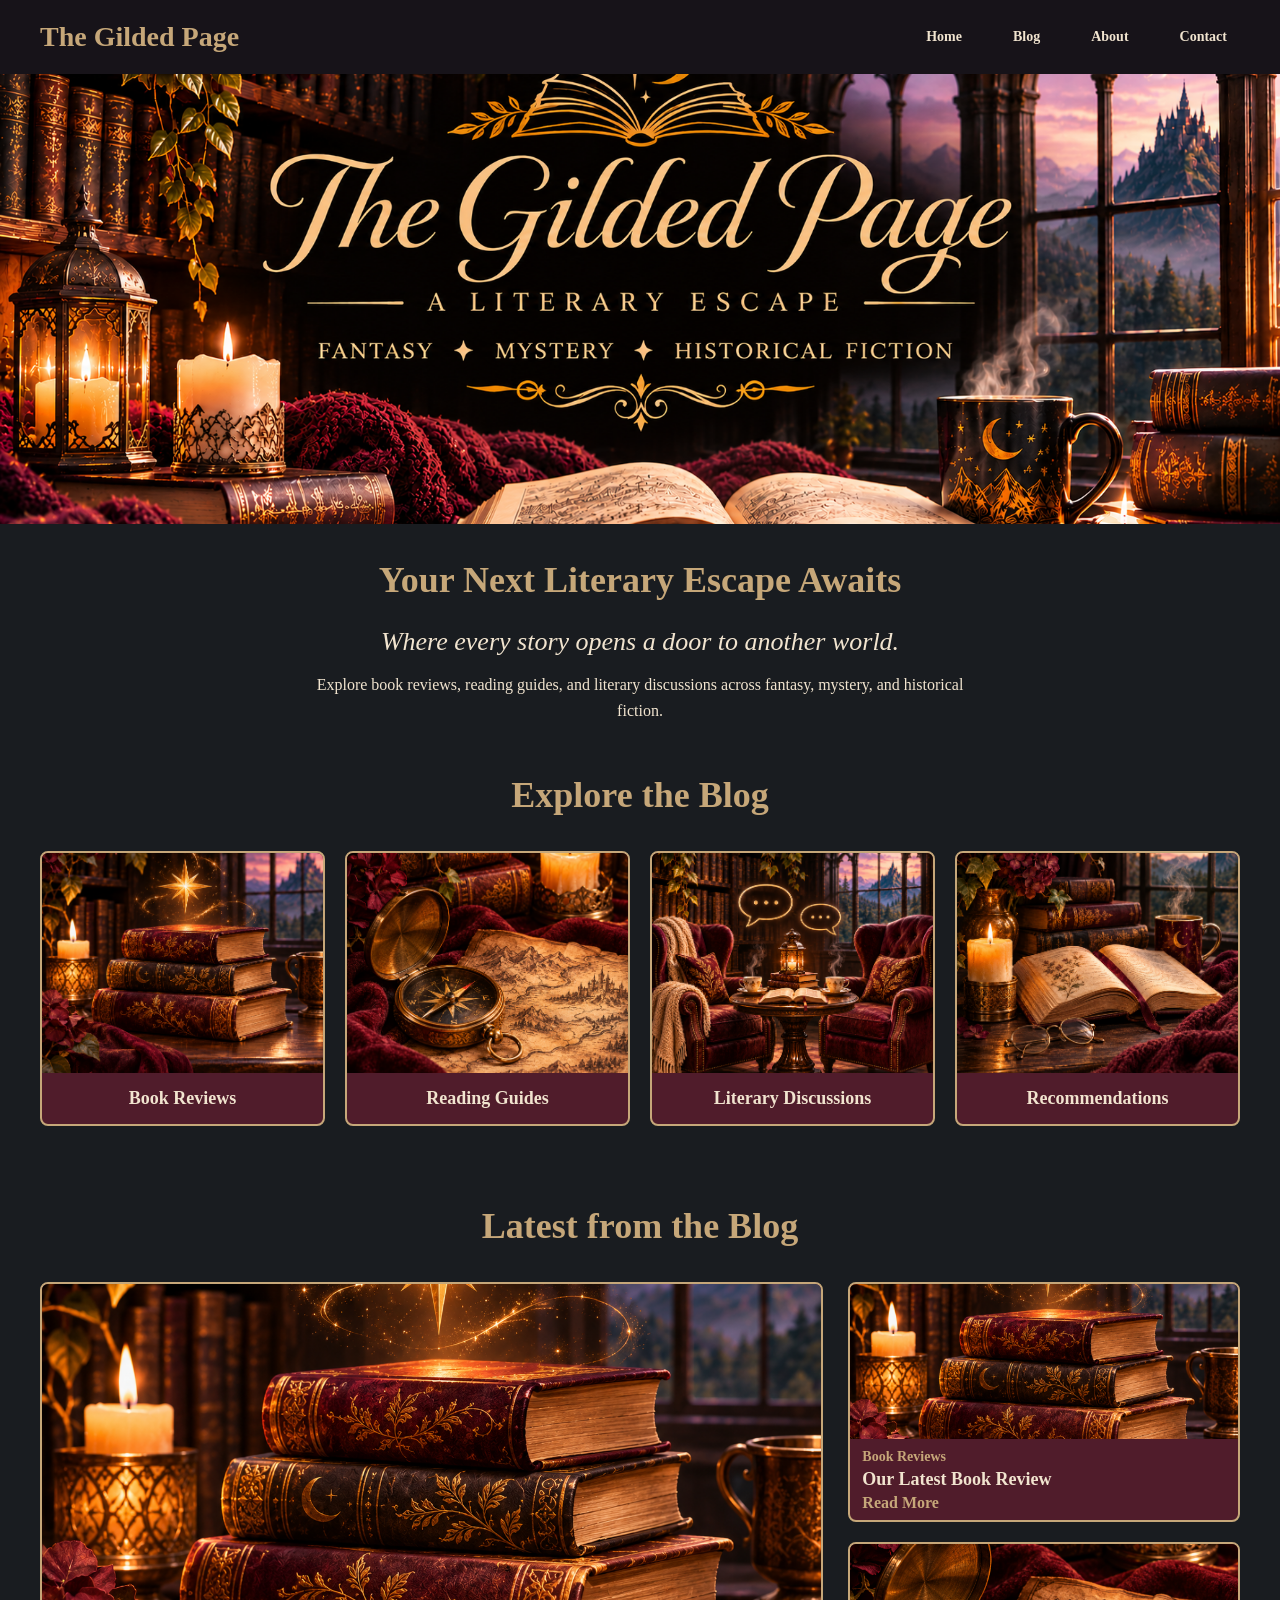
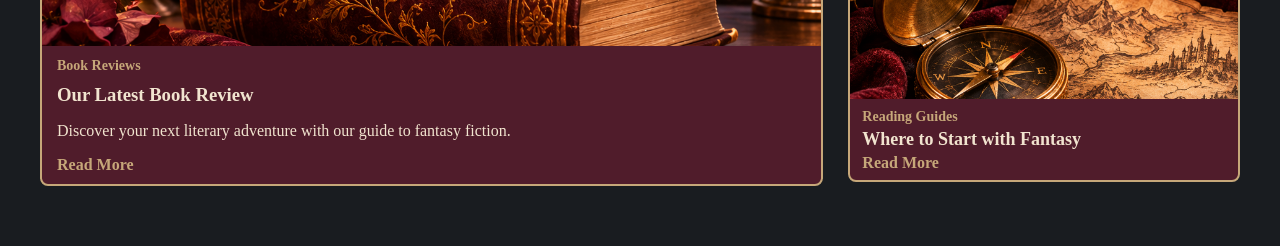
<file: index.html>
<!DOCTYPE html>
<html lang="en">
<head>
    <meta charset="UTF-8">
    <meta name="viewport" content="width=device-width, initial-scale=1.0">
    <title>The Gilded Page</title>
    <link rel="stylesheet" href="styles.css">
</head>
<body>
    <div id="navbar-container"></div>
    <header>
    </header>
    <main>
<section class="hero">
<img src="images/hero.png" alt="A magical fantasy library">
</section>

    <section class="welcome">
    <h2>Your Next Literary Escape Awaits</h2>
    <p class="tagline">
        Where every story opens a door to another world.
    </p>
    <p>
        Explore book reviews, reading guides, and
        literary discussions across fantasy, mystery,
        and historical fiction.
    </p>
</section>

<section class="explore" id="blog">
    <h2>Explore the Blog</h2>

    <div class="category-grid">

        <a href="#reviews" class="category-card">
            <img src="images/book-reviews.png"
                 alt="An open book in a cozy library">
            <h3>Book Reviews</h3>
        </a>

        <a href="#guides" class="category-card">
            <img src="images/reading-guides.png"
                 alt="An antique compass on a fantasy map">
            <h3>Reading Guides</h3>
        </a>

        <a href="#discussions" class="category-card">
            <img src="images/discussions.png"
                 alt="Two chairs in a cozy library">
            <h3>Literary Discussions</h3>
        </a>

        <a href="#recommendations" class="category-card">
            <img src="images/recommendations.png"
                 alt="A stack of magical books">
            <h3>Recommendations</h3>
        </a>

    </div>
</section>

<!-- Latest Blog Posts -->
<section class="latest-posts">
    <h2>Latest from the Blog</h2>

    <div class="posts-layout">

        <!-- Featured Article -->
        <article class="featured-post" id="featured-post">
            <img src="images/book-reviews.png"
                 alt="Featured blog article">

            <div class="post-content">
                <span class="post-category">Featured Article</span>
                <h3>The Ultimate Fantasy Reading Guide</h3>
                <p>
                    Discover your next literary adventure
                    with our guide to fantasy fiction.
                </p>
                <a href="#featured">Read More</a>
            </div>
        </article>

        <!-- Rotating Articles -->
        <div class="recent-posts" id="recent-posts">

            <article class="recent-post" id="recent-post-1">
                <img src="images/reading-guides.png"
                     alt="Recent blog article">

                <div class="post-content">
                    <span class="post-category">Book Reviews</span>
                    <h3>Our Latest Book Review</h3>
                    <a href="#review">Read More</a>
                </div>
            </article>

            <article class="recent-post" id="recent-post-2">
                <img src="images/discussions.png"
                     alt="Recent blog article">

                <div class="post-content">
                    <span class="post-category">Reading Guides</span>
                    <h3>Where to Start with Fantasy</h3>
                    <a href="#guide">Read More</a>
                </div>
            </article>

        </div>
    </div>
</section>


</main>
 <script src="posts.js"></script>
 <script src="script.js"></script>
 <script src="navbar.js"></script>
</body>
</html>
</file>
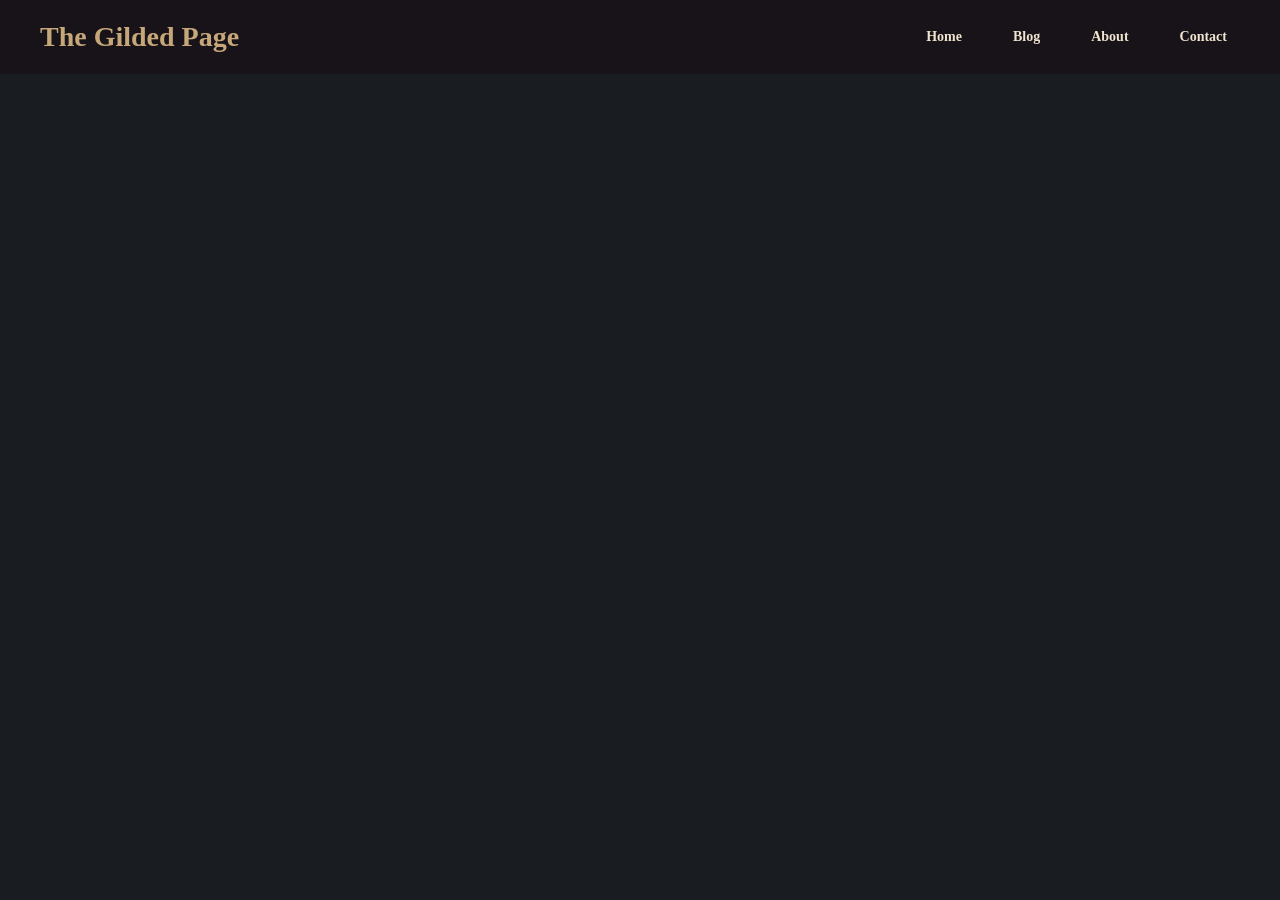
<file: about.html>
<!DOCTYPE html>
<html lang="en">
<head>
    <meta charset="UTF-8">
    <meta name="viewport" content="width=device-width, initial-scale=1.0">
    <title>About | The Gilded Page</title>
    <link rel="stylesheet" href="styles.css">
</head>
<body>
    <div id="navbar-container"></div>
    <script src="navbar.js"></script>
</body>
</html>
</file>
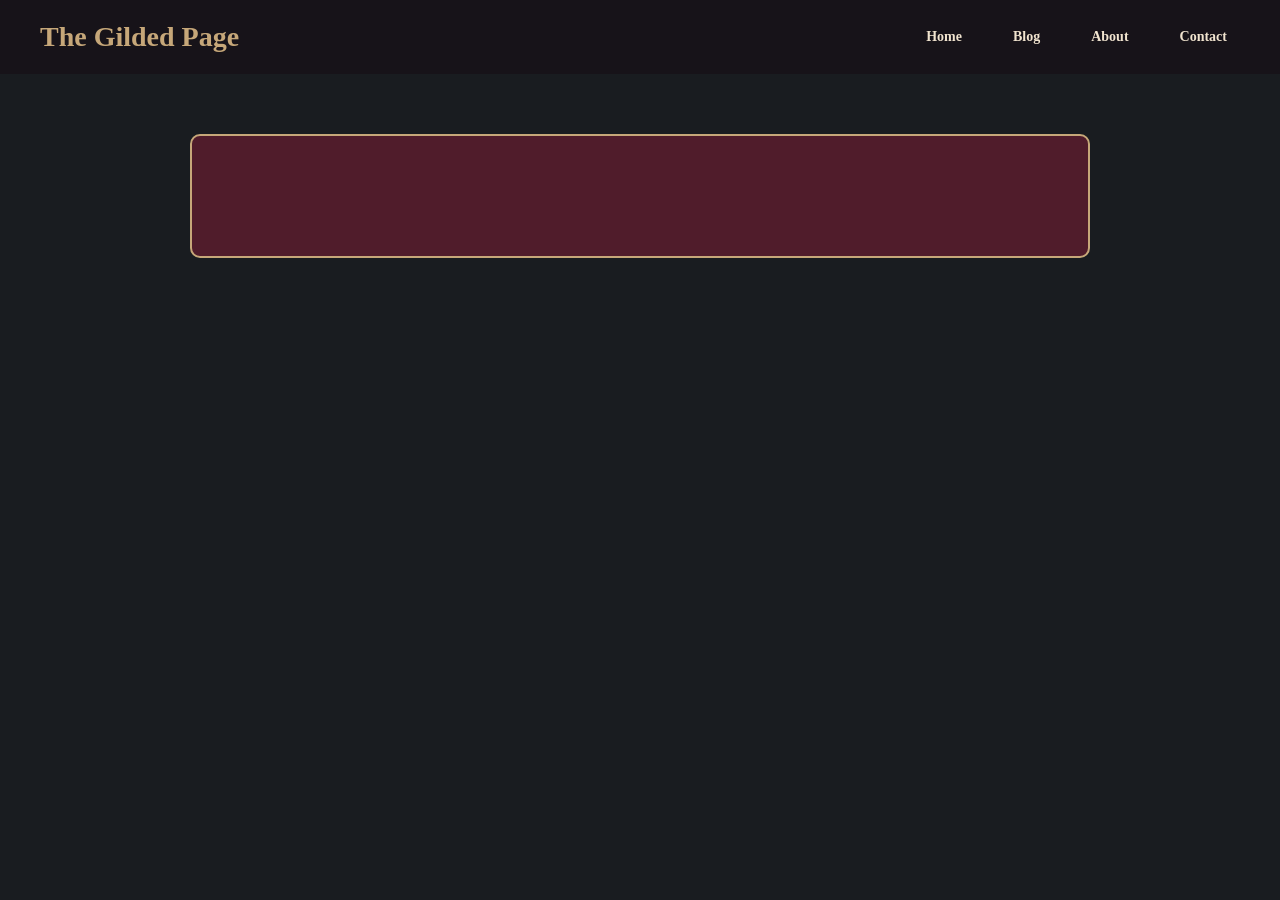
<file: article.html>
<!DOCTYPE html>
<html lang="en">
<head>
    <meta charset="UTF-8">
    <meta name="viewport" content="width=device-width, initial-scale=1.0">
    <title>The Gilded Page | Article</title>
    <link rel="stylesheet" href="styles.css">
</head>
<body>
    <div id="navbar-container"></div>
<main class="article-page">
    <article class="full-article">
    <header class="article-header">
    <h1 id="article-title"></h1>
    </header>
    <img id="article-image" alt="">
    <div id="article-content"></div>
    </article>
</main>
    <script src="posts.js"></script>
    <script src="article.js"></script>
<script src="navbar.js"></script>
</body>
</html>
</file>
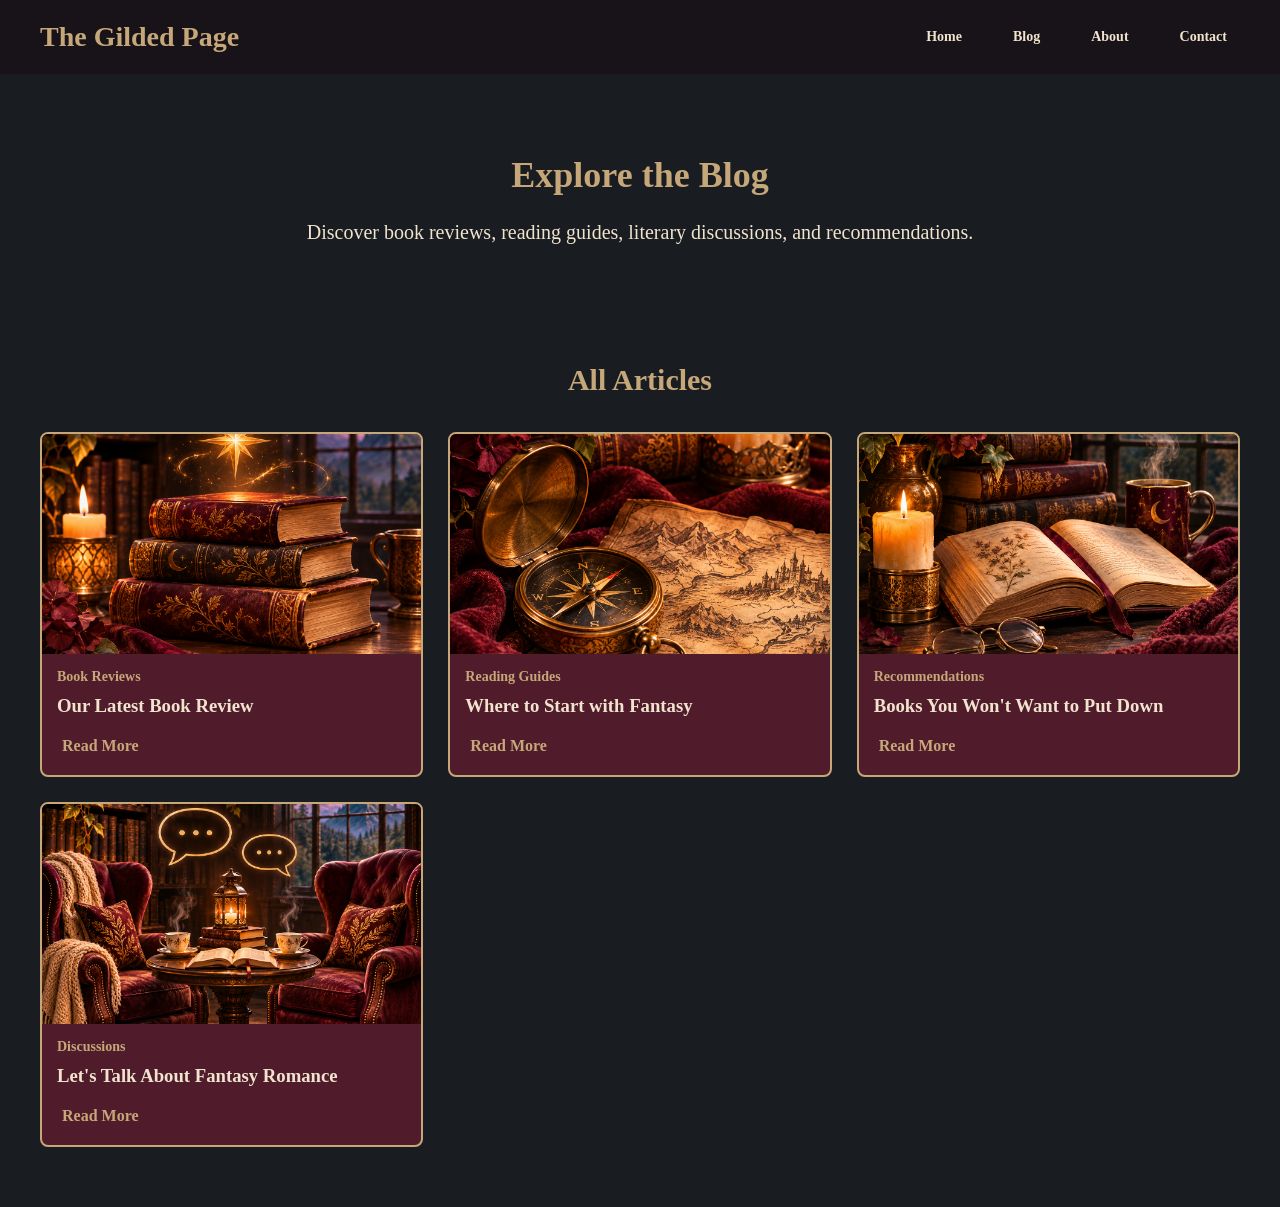
<file: blog.html>
<html lang="en">
<head>
    <meta charset="UTF-8">
    <meta name="viewport" content="width=device-width, initial-scale=1.0">
    <title>The Gilded Page</title>
    <link rel="stylesheet" href="styles.css">
</head>
<body>
    <div id="navbar-container"></div>
    <header>
        
    </header>
    <main>
    <section class="blog-intro">
        <h2>Explore the Blog</h2>
        <p>
            Discover book reviews, reading guides,
            literary discussions, and recommendations.
        </p>
    </section>
    <section class="blog-articles">
    <h2>All Articles</h2>
    <div class="article-grid">
    </div>
    </section>
</main>
    <script src="posts.js"></script>
    <script src="blog.js"></script>
    <script src="navbar.js"></script>
</body>
</html>
</file>
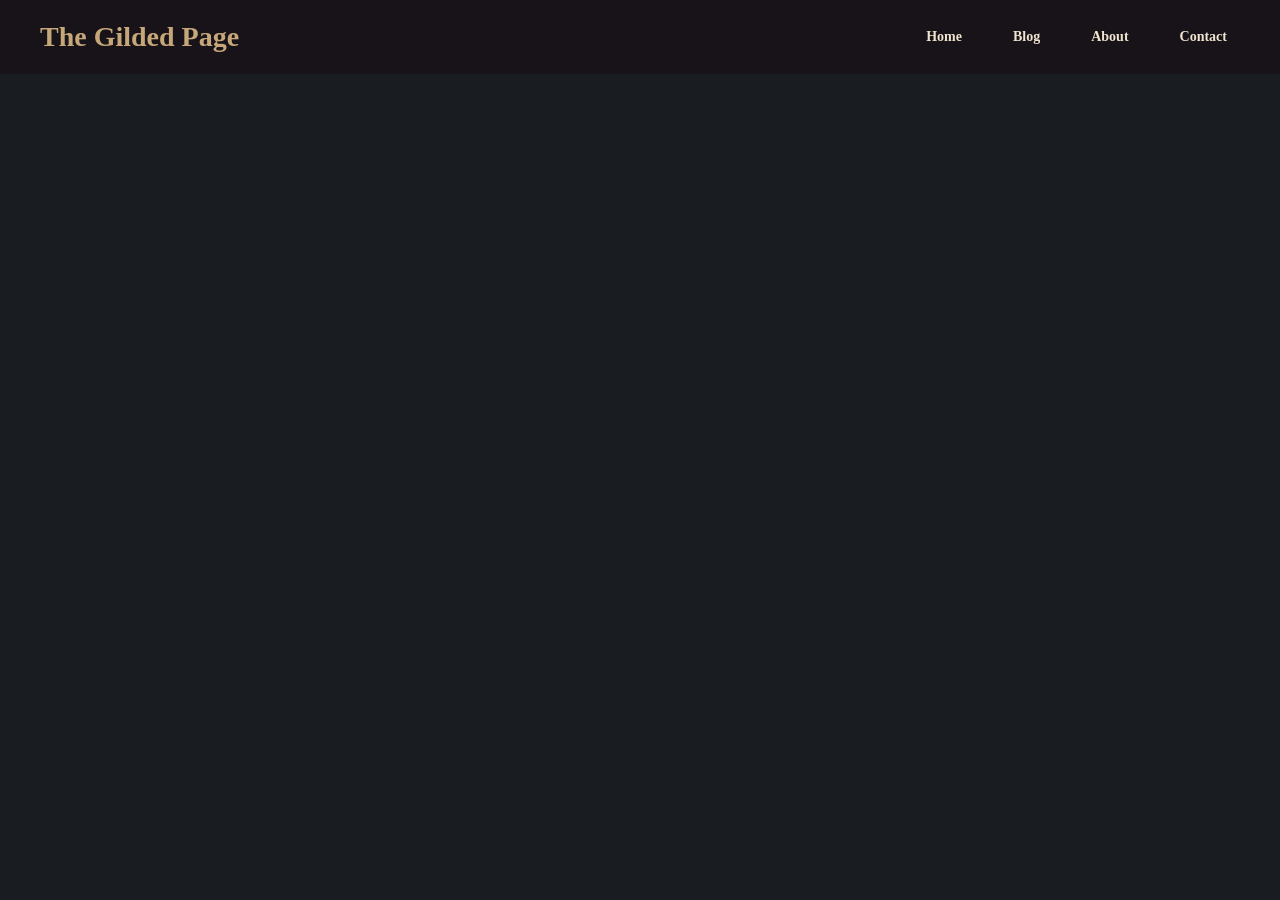
<file: contact.html>
<!DOCTYPE html>
<html lang="en">
<head>
    <meta charset="UTF-8">
    <meta name="viewport" content="width=device-width, initial-scale=1.0">
    <title>Contact | The Gilded Page</title>
    <link rel="stylesheet" href="styles.css">
</head>
<body>
    <div id="navbar-container"></div>
    <script src="navbar.js"></script>
</body>
</html>
</file>
<file: styles.css>
/* General page styling */
body {
    margin: 0;
    background-color: #191C20;
    color: #F1E4CF;
    font-family: Georgia, serif;
}

/* Navigation bar */
.navbar {
    display: flex;
    justify-content: space-between;
    align-items: center;
    padding: 20px 40px;
    background-color: #171319;
}

/* Website name */
.logo {
    color: #C6A779;
    font-size: 28px;
    margin: 0;
}

/* Navigation links */
.nav-links {
    display: flex;
    gap: 25px;
    list-style: none;
    margin: 0;
    padding: 0;
}

/* Individual links */
.nav-links a {
    color: #F1E4CF;
    text-decoration: none;
    font-size: 14px;
    font-weight: bold;
    padding: 8px 12px;
    border: 1px solid transparent;
    border-radius: 5px;
    display: inline-block;
    transition: all 0.3s ease;
}

/* Hover effect */
.nav-links a:hover {
    color: #032912;
    background-color: #C6A779;
    border: 1px solid #C6A779;
    box-shadow: 0 0 10px rgba(198, 167, 121, 0.3);
}

/* Hero banner */
.hero img {
    width: 100%;
    height: 450px;
    object-fit: cover;
    display: block;
}
.welcome {
    text-align: center;
    padding: 5px 20px 5px;
    background-color: #191C20;
}

.welcome h2 {
    color: #C6A779;
    font-size: 36px;
    margin-bottom: 20px;
    text-align: center;
}

.welcome .tagline {
    color: #F1E4CF;
    font-size: 26px;
    font-style: italic;
}

.welcome p {
    max-width: 650px;
    margin: 10px auto;
    line-height: 1.6;
}

/* Explore the Blog section */
.explore {
    padding: 5px 40px 30px;
    text-align: center;
    background-color: #191C20;
}

.explore h2 {
    color: #C6A779;
    font-size: 36px;
    margin-bottom: 35px;
}

.category-grid {
    display: grid;
    grid-template-columns: repeat(4, 1fr);
    gap: 20px;
}

/* Individual category cards */
.category-card {
    background-color: #501C2B;
    border: 2px solid #C6A779;
    border-radius: 8px;
    overflow: hidden;
    text-decoration: none;
    transition: transform 0.3s ease, box-shadow 0.3s ease;
}

/* Category images */
.category-card img {
    width: 100%;
    height: 220px;
    object-fit: cover;
    display: block;
}

/* Category titles */
.category-card h3 {
    color: #F1E4CF;
    font-size: 18px;
    padding: 15px;
    margin: 0;
}

/* Category card hover effect */
.category-card:hover {
    transform: translateY(-5px);
    box-shadow: 0 0 15px rgba(198, 167, 121, 0.4);
}

@media (max-width: 900px) {
    .category-grid {
        grid-template-columns: repeat(2, 1fr);
    }
}

@media (max-width: 600px) {
    .category-grid {
        grid-template-columns: 1fr;
    }
}


/* Latest from the Blog section */
.latest-posts {
    padding: 20px 40px 60px;
    background-color: #191C20;
    text-align: center;
}

.latest-posts h2 {
    color: #C6A779;
    font-size: 36px;
    margin-bottom: 35px;
}

/* Featured and recent articles layout */
.posts-layout {
    display: grid;
    grid-template-columns: 2fr 1fr;
    gap: 25px;
    text-align: left;
}

/* Two smaller articles */
.recent-posts {
    display: grid;
    grid-template-rows: repeat(2, 1fr);
    gap: 20px;
    height: 500px;
}


/* Blog article cards */
.featured-post,
.recent-post {
    background-color: #501C2B;
    border: 2px solid #C6A779;
    border-radius: 8px;
    overflow: hidden;
    min-height: 0;
    cursor: pointer;
    transition: transform 0.3s ease, box-shadow 0.3s ease;
}

.featured-post:hover,
.recent-post:hover {
    transform: translateY(-5px);
    box-shadow: 0 0 15px rgba(198, 167, 121, 0.4);
}

/* Featured article layout */
.featured-post {
    display: grid;
    grid-template-rows: minmax(0, 1fr) auto;
    height: 500px;
}

.recent-post {
    display: grid;
    grid-template-rows: minmax(0, 1fr) auto;
}

/* Featured article image */
.featured-post img {
    width: 100%;
    height: 100%;
    min-height: 0;
    object-fit: cover;
    display: block;
}

/* Smaller article images */
.recent-post img {
    width: 100%;
    height: 100%;
    min-height: 0;
    object-fit: cover;
    display: block;
}


/* Article text */
.post-content {
    padding: 20px;
}

.featured-post .post-content {
    padding: 10px 15px;
}

/* Smaller article text */
.recent-post .post-content {
    padding: 8px 12px;
}

.recent-post .post-content h3 {
    font-size: 18px;
    margin: 4px 0;
}

/* Article categories */
.post-category {
    color: #C6A779;
    font-size: 14px;
    font-weight: bold;
}

/* Article titles */
.post-content h3 {
    color: #F1E4CF;
    margin: 10px 0;
}

/* Read More links */
.post-content a {
    color: #C6A779;
    text-decoration: none;
    font-weight: bold;
}

.post-content a:hover {
    text-decoration: underline;
}


/* Latest posts on tablets and phones */
@media (max-width: 900px) {
    .posts-layout {
        grid-template-columns: 1fr;
    }

    .recent-posts {
        grid-template-columns: repeat(2, 1fr);
        grid-template-rows: auto;
    }
}

@media (max-width: 600px) {
    .recent-posts {
        grid-template-columns: 1fr;
    }
}

/* Blog Page Introduction */

.blog-intro {
    text-align: center;
    padding: 50px 20px;
}

.blog-intro h2 {
    color: #C6A779;
    font-size: 36px;
    margin-bottom: 20px;
}

.blog-intro p {
    color: #F1E4CF;
    font-size: 20px;
    line-height: 1.6;
}


/* Blog Article Grid */

.blog-articles {
    padding: 20px 40px 60px;
}

.blog-articles h2 {
    color: #C6A779;
    font-size: 30px;
    text-align: center;
    margin-bottom: 35px;
}

.article-grid {
    display: grid;
    grid-template-columns: repeat(3, 1fr);
    gap: 25px;
}
@media (max-width: 900px) {
    .article-grid {
        grid-template-columns: repeat(2, 1fr);
    }
}

@media (max-width: 600px) {
    .article-grid {
        grid-template-columns: 1fr;
    }
}
.article-card img {
    width: 100%;
    height: 220px;
    object-fit: cover;
    display: block;
}

.article-card {
    background-color: #501C2B;
    border: 2px solid #C6A779;
    border-radius: 8px;
    overflow: hidden;
    display: flex;
    flex-direction: column;
    cursor: pointer;
    transition: transform 0.3s ease;
    transition: transform 0.3s ease, box-shadow 0.3s ease;
}
.article-card:hover {
    transform: translateY(-5px);
    box-shadow: 0 0 15px rgba(198, 167, 121, 0.4);
}
.article-card .post-category {
    display: block;
    margin: 15px 15px 0;
}

.article-card h3 {
    margin: 10px 15px 20px;
}
@media (max-width: 900px) {
    .article-grid {
        grid-template-columns: repeat(2, 1fr);
    }
}

@media (max-width: 600px) {
    .article-grid {
        grid-template-columns: 1fr;
    }
}
.article-card a {
    display: inline-block;
    color: #C6A779;
    font-weight: bold;
    text-decoration: none;
    margin: 10px 20px 20px;
    display: flex;
flex-direction: column;
margin-top: auto;
}
.article-card a:hover {
    text-decoration: underline;
}
#article-content {
    line-height: 1.8;
     font-size: 18px;
    color: #F5EDE3;
}
.article-page {
    max-width: 900px;
    margin: 40px auto;
    padding: 20px;
}
.article-header h1 {
    color: #C6A779;
    font-size: 36px;
    text-align: center;
    margin-bottom: 25px;
}
#article-image {
    display: block;
    max-width: 100%;
    height: auto;
    margin: 0 auto 30px;
    border-radius: 8px;
    max-height: 450px;
}
.full-article {
    background-color: #501C2B;
    border: 2px solid #C6A779;
    border-radius: 10px;
    padding: 30px;
}

.back-to-blog {
    display: inline-block;
    color: #C6A779;
    text-decoration: none;
    font-size: 16px;
    font-weight: bold;
    margin-bottom: 20px;
}
</file>
